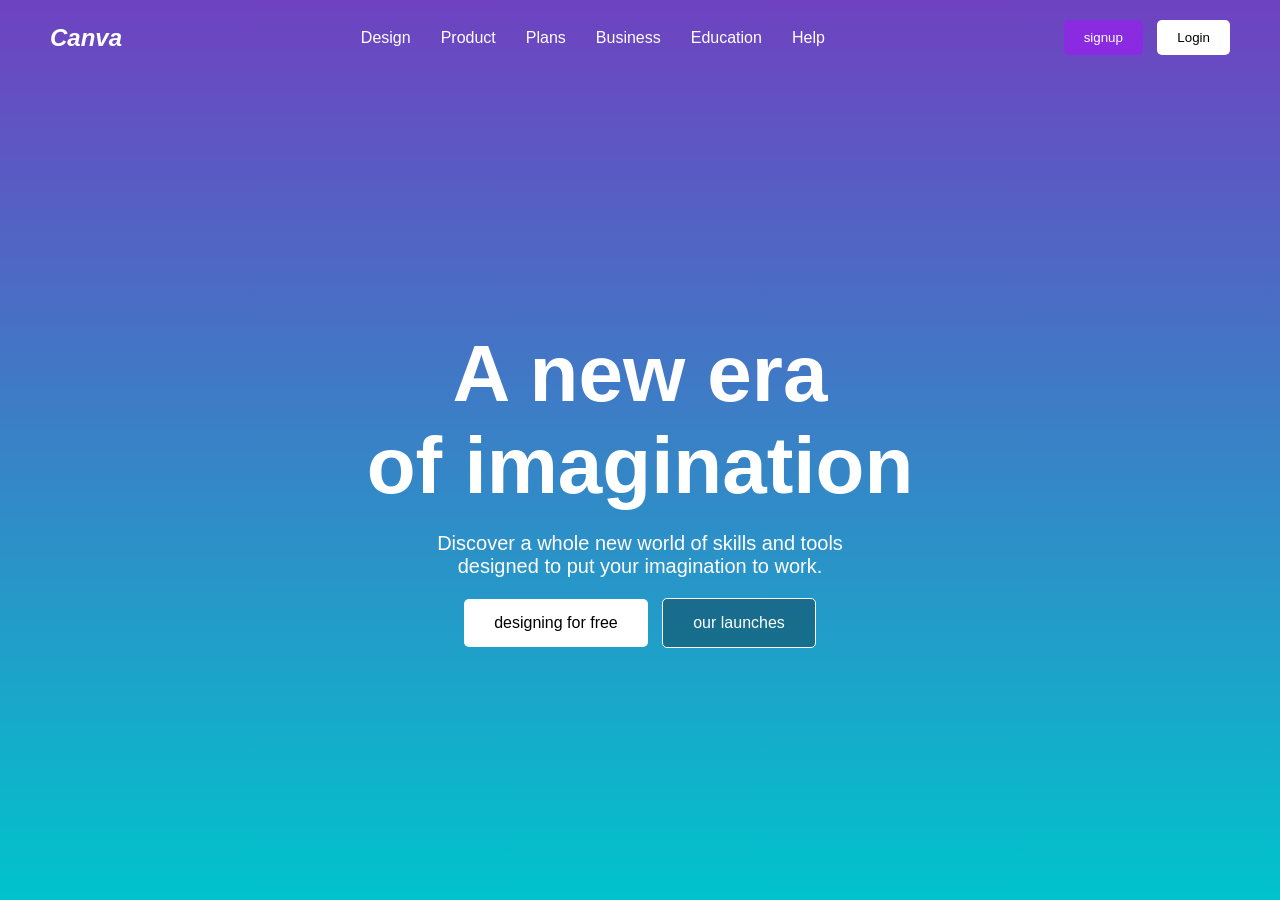
<file: Canva_design/index.html>
<!DOCTYPE html>
<html lang="en">
<head>
    <meta charset="UTF-8">
    <meta name="viewport" content="width=device-width, initial-scale=1.0">
    <title>Canva Clone</title>
    <link rel="stylesheet" href="style.css">
</head>
<body>
    <header>
        <div class="logo"><a href="#home">Canva</a></div>
        <nav>
            <ul>
                <li><a href="#design">Design</a></li>
                <li><a href="#product">Product</a></li>
                <li><a href="#plans">Plans</a></li>
                <li><a href="#business">Business</a></li>
                <li><a href="#education">Education</a></li>
                <li><a href="#help">Help</a></li>
            </ul>
        </nav>
        <div class="auth-buttons">
            <button class="signup">signup</a></button>
            <button class="login">Login</button>
        </div>
    </header>
    <main>
        <div class="main-content">
            <h1>A new era<br>of imagination</h1>
            <p>Discover a whole new world of skills and tools<br>designed to put your imagination to work.</p>
            <div class="action-buttons">
                <button class="start-designing">designing for free</button>
                <button class="explore-launches">our launches</button>
            </div>
        </div>
    </main>
</body>
</html>
</file>
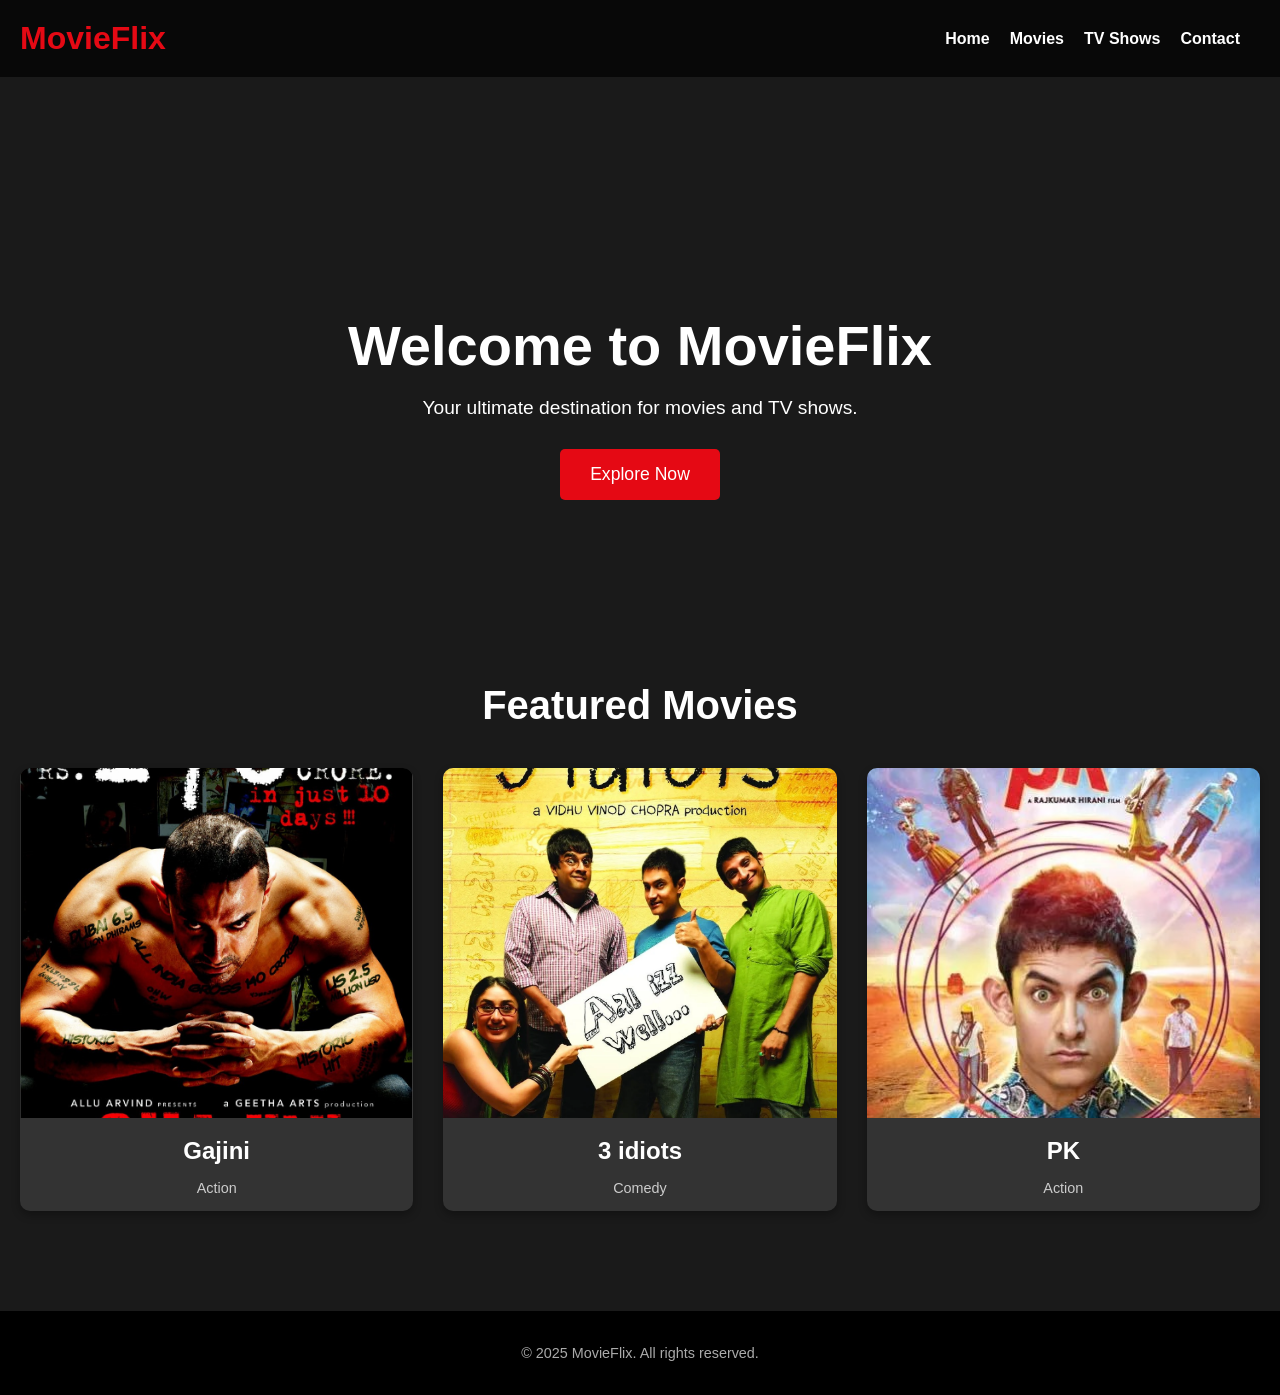
<file: Website_design/index.html>
<!DOCTYPE html>
<html lang="en">
<head>
    <meta charset="UTF-8">
    <meta name="viewport" content="width=device-width, initial-scale=1.0">
    <title>Movie Landing Page</title>
    <link rel="stylesheet" href="style.css">
</head>
<body>
    <header id="home">
        <nav>
            <div class="logo">MovieFlix</div>
            <ul>
                <li><a href="#home">Home</a></li>
                <li><a href="#movies">Movies</a></li>
                <li><a href="#home">TV Shows</a></li>
                <li><a href="#home">Contact</a></li>
            </ul>
        </nav>
        <div class="hero">
            <h1>Welcome to MovieFlix</h1>
            <p>Your ultimate destination for movies and TV shows.</p>
            <button class="btn">Explore Now</button>
        </div>
    </header>

    <section id="movies" class="featured-movies">
        <h2>Featured Movies</h2>
        <div class="movie-grid">
            <div class="movie-card">
                <img src="gajini.jpg" alt="Movie 1">
                <h3>Gajini</h3>
                <p>Action</p>
            </div>
            <div class="movie-card">
                <img src="imgi.png" alt="Movie 2">
                <h3>3 idiots</h3>
                <p>Comedy</p>
            </div>
            <div class="movie-card">
                <img src="pk.jpg" alt="Movie 3">
                <h3>PK</h3>
                <p>Action</p>
            </div>
        </div>
    </section>

    <footer>
        <p>&copy; 2025 MovieFlix. All rights reserved.</p>
    </footer>
</body>
</html>
</file>
<file: Canva_design/style.css>
body {
    font-family: sans-serif;
    margin: 0;
    background: linear-gradient(to bottom, #6f42c1, #00c4cc);
    color: white;
    height: 100vh;
    display: flex;
    flex-direction: column;
    align-items: center;
}

header {
    display: flex;
    justify-content: space-between;
    align-items: center;
    width: 100%;
    padding: 20px 50px;
    box-sizing: border-box;
}

.logo a {
    font-size: 24px;
    font-weight: bold;
    font-style: italic;
    color: white;
    text-decoration: none;
}

nav ul {
    list-style: none;
    display: flex;
    margin: 0;
    padding: 0;
}

nav ul li {
    margin: 0 15px;
}

nav ul li a {
    color: white;
    text-decoration: none;
    font-size: 16px;
}

.auth-buttons .signup {
    background-color: #8a2be2;
    color: white;
    border: none;
    padding: 10px 20px;
    border-radius: 5px;
    cursor: pointer;
    margin-right: 10px;
}

.auth-buttons .login {
    background-color: white;
    color: black;
    border: none;
    padding: 10px 20px;
    border-radius: 5px;
    cursor: pointer;
}

main {
    flex-grow: 1;
    display: flex;
    align-items: center;
    justify-content: center;
    text-align: center;
}

.main-content h1 {
    font-size: 80px;
    margin: 0;
}

.main-content p {
    font-size: 20px;
    margin: 20px 0;
}

.action-buttons .start-designing {
    background-color: white;
    color: black;
    border: none;
    padding: 15px 30px;
    border-radius: 5px;
    cursor: pointer;
    font-size: 16px;
    margin-right: 10px;
}

.action-buttons .explore-launches {
    background-color: rgba(0, 0, 0, 0.3);
    color: white;
    border: 1px solid white;
    padding: 15px 30px;
    border-radius: 5px;
    cursor: pointer;
    font-size: 16px;
}
</file>
<file: Website_design/style.css>
body {
    font-family: Arial, sans-serif;
    margin: 0;
    padding: 0;
    background-color: #1a1a1a;
    color: #fff;
}

header {
    background-image: url('https://via.placeholder.com/1500x800?text=Movie+Banner');
    background-size: cover;
    background-position: center;
    height: 600px;
    display: flex;
    flex-direction: column;
    justify-content: space-between;
}

nav {
    display: flex;
    justify-content: space-between;
    align-items: center;
    padding: 20px;
    background-color: rgba(0, 0, 0, 0.7);
}

.logo {
    font-size: 2em;
    font-weight: bold;
    color: #e50914;
}

nav ul {
    list-style: none;
    margin: 0;
    padding: 0;
    display: flex;
}

nav ul li {
    margin-right: 20px;
}

nav ul li a {
    color: #fff;
    text-decoration: none;
    font-weight: bold;
}

.hero {
    text-align: center;
    padding-bottom: 100px;
}

.hero h1 {
    font-size: 3.5em;
    margin-bottom: 10px;
}

.hero p {
    font-size: 1.2em;
    margin-bottom: 30px;
}

.btn {
    background-color: #e50914;
    color: #fff;
    padding: 15px 30px;
    border: none;
    border-radius: 5px;
    font-size: 1.1em;
    cursor: pointer;
    transition: background-color 0.3s ease;
}

.btn:hover {
    background-color: #ff0a16;
}

.featured-movies {
    padding: 50px 20px;
    text-align: center;
}

.featured-movies h2 {
    font-size: 2.5em;
    margin-bottom: 40px;
}

.movie-grid {
    display: grid;
    grid-template-columns: repeat(auto-fit, minmax(250px, 1fr));
    gap: 30px;
    justify-content: center;
}

.movie-card {
    background-color: #333;
    border-radius: 10px;
    overflow: hidden;
    box-shadow: 0 4px 8px rgba(0, 0, 0, 0.3);
    transition: transform 0.3s ease;
}

.movie-card:hover {
    transform: translateY(-10px);
}

.movie-card img {
    width: 100%;
    height: 350px;
    object-fit: cover;
}

.movie-card h3 {
    font-size: 1.5em;
    margin: 15px 0 5px;
}

.movie-card p {
    font-size: 0.9em;
    color: #ccc;
    margin-bottom: 15px;
}

footer {
    background-color: #000;
    text-align: center;
    padding: 20px;
    margin-top: 50px;
    font-size: 0.9em;
    color: #aaa;
}
</file>
